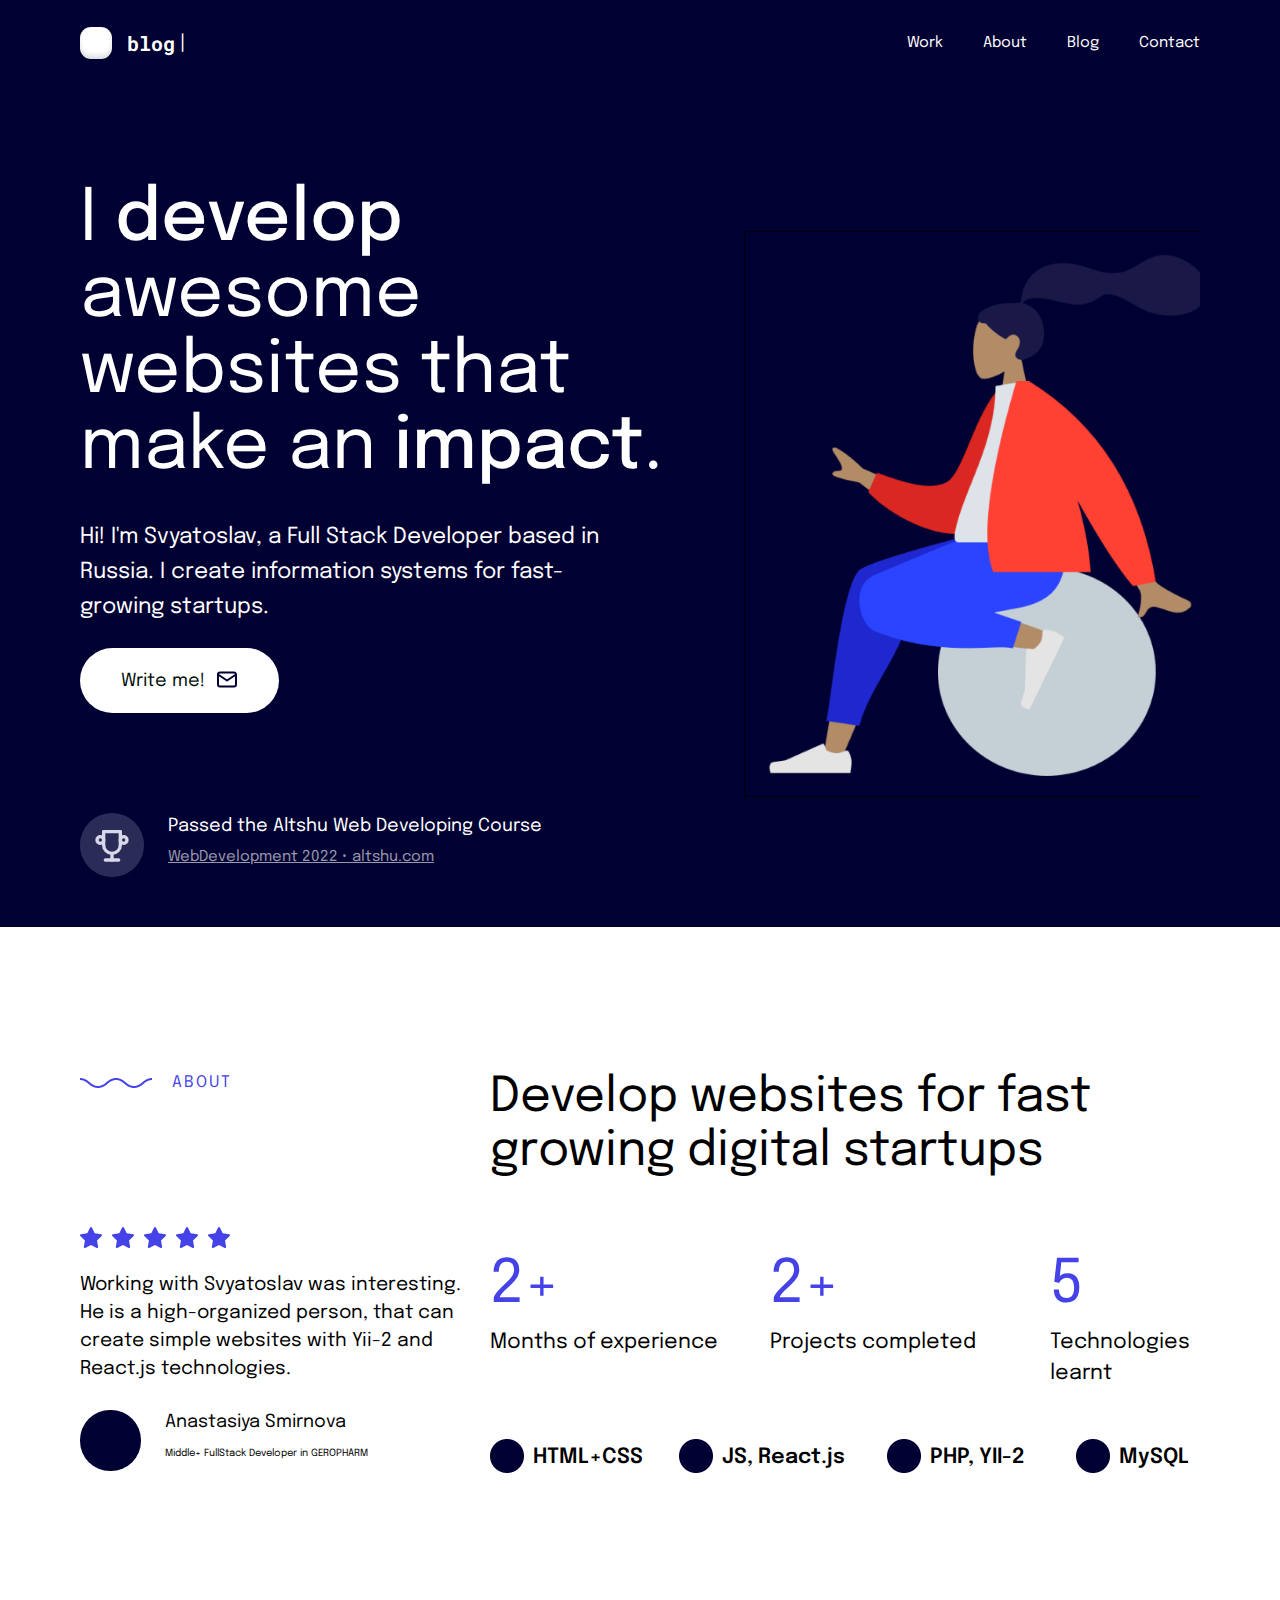
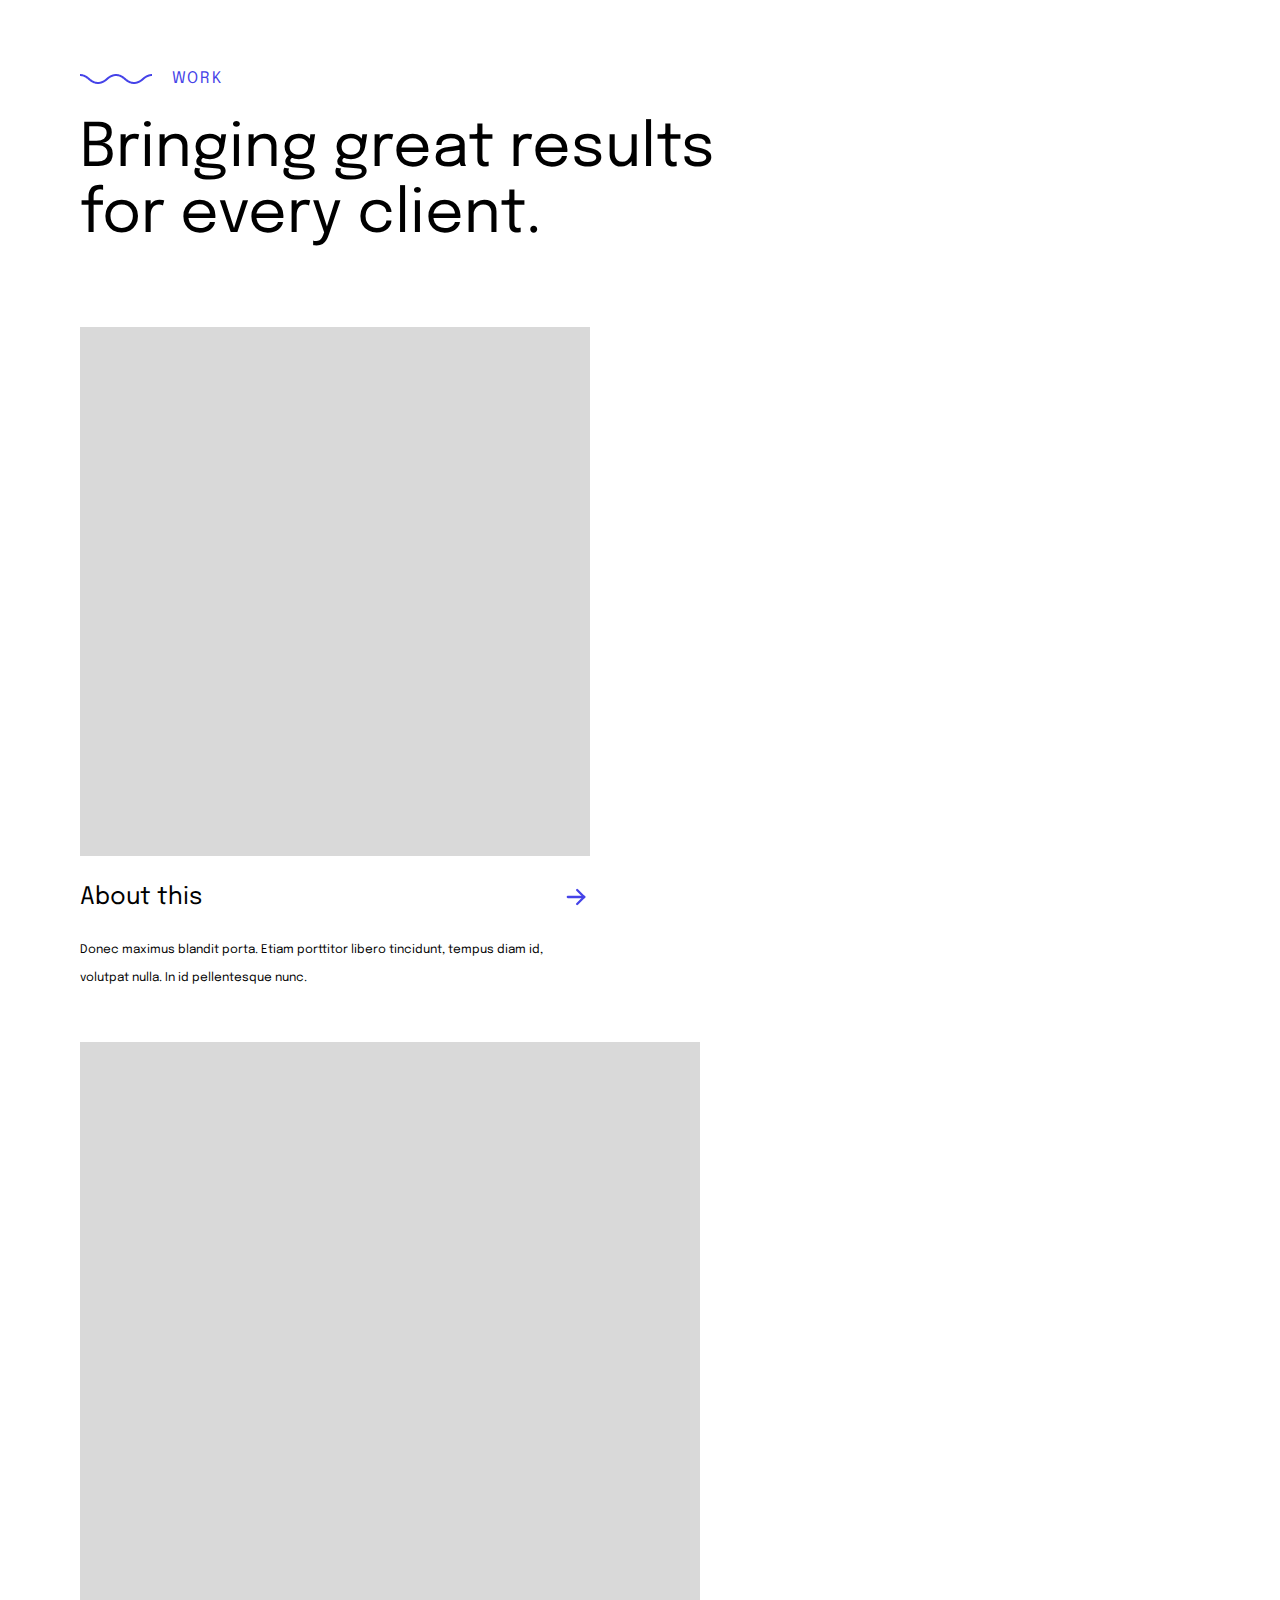
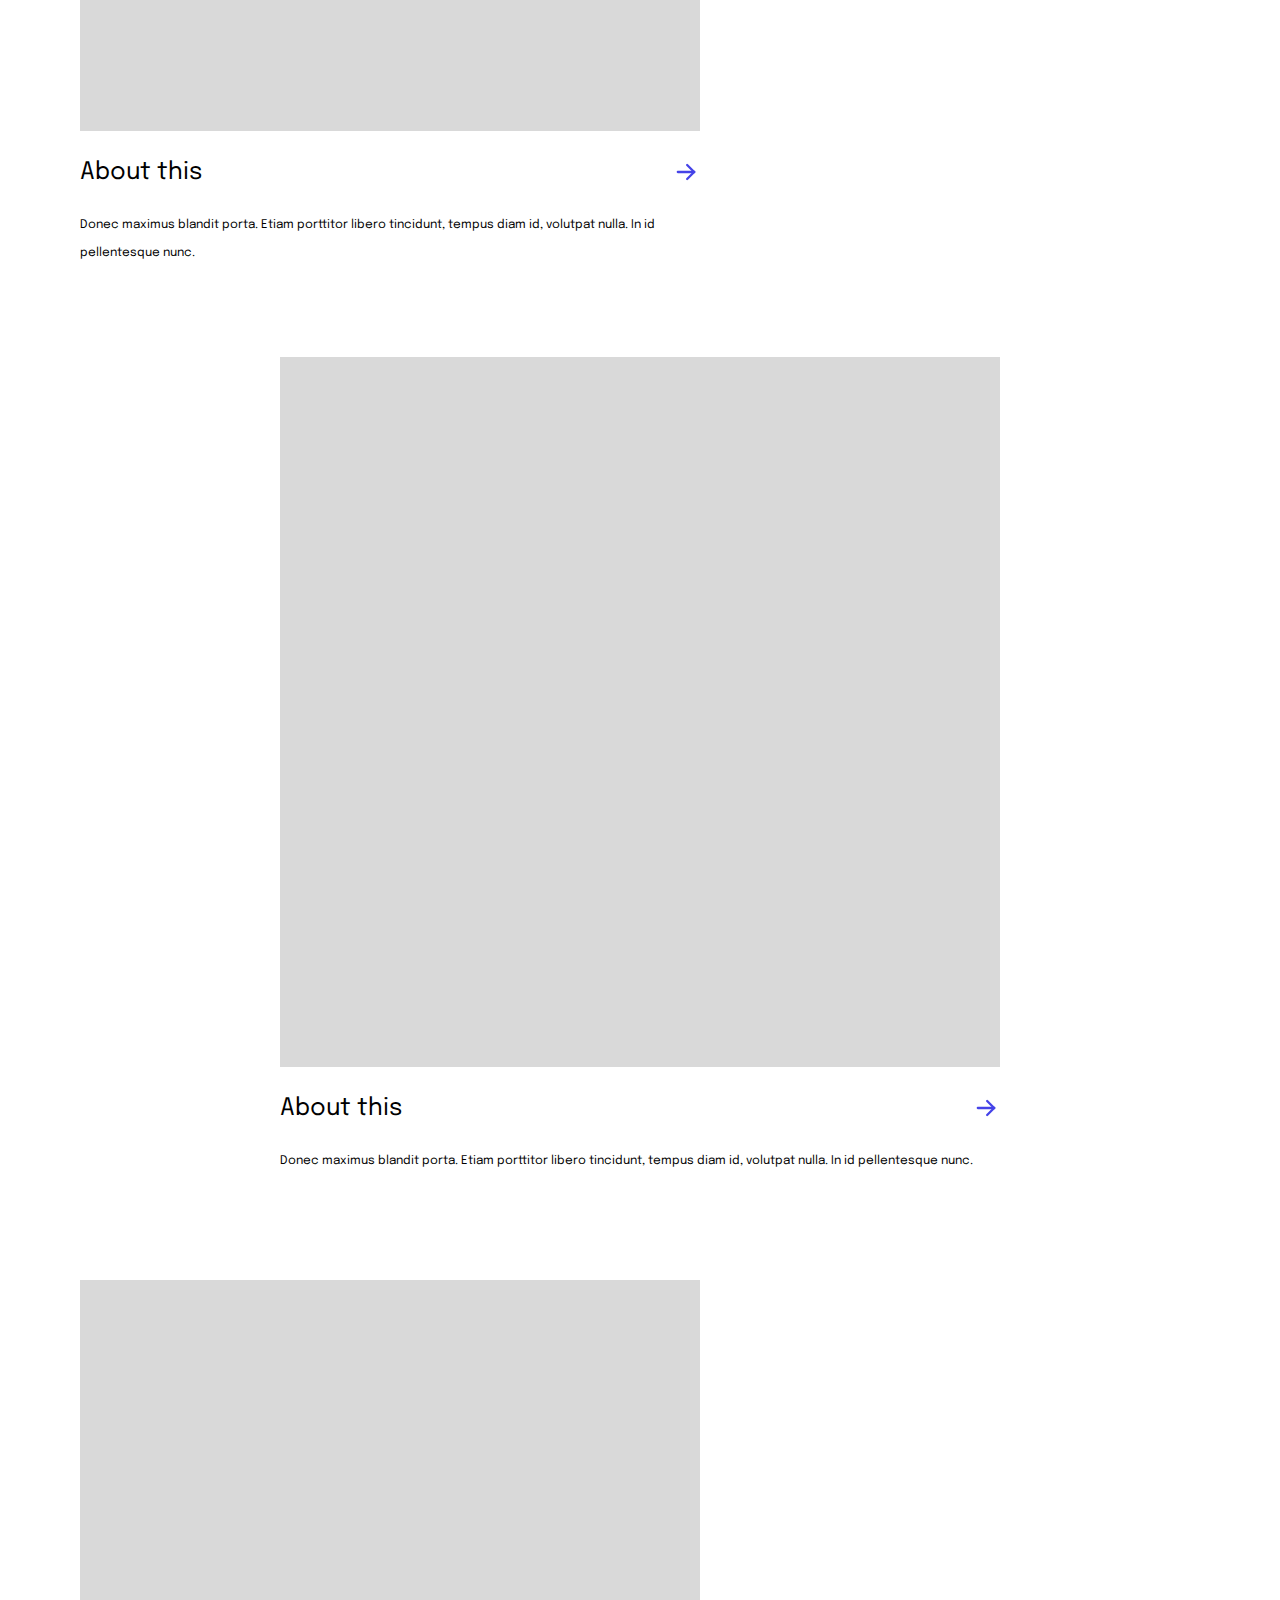
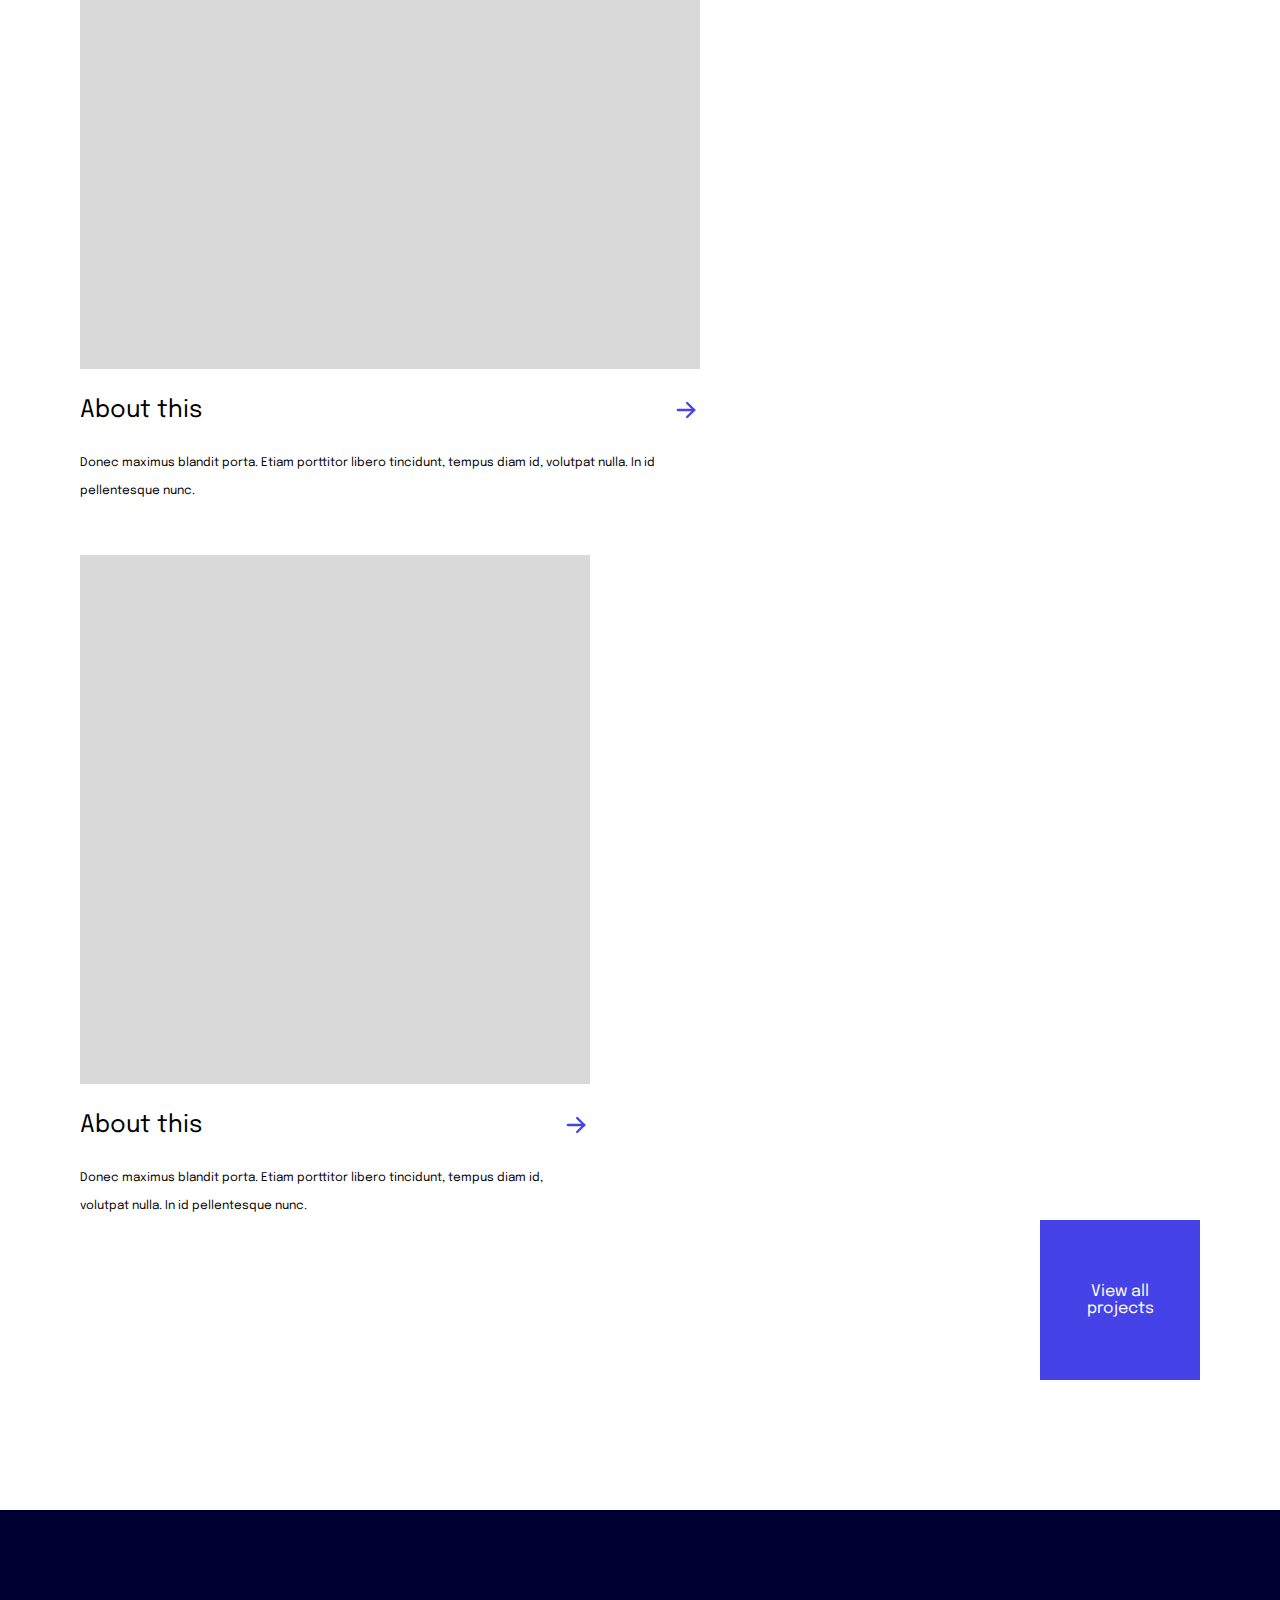
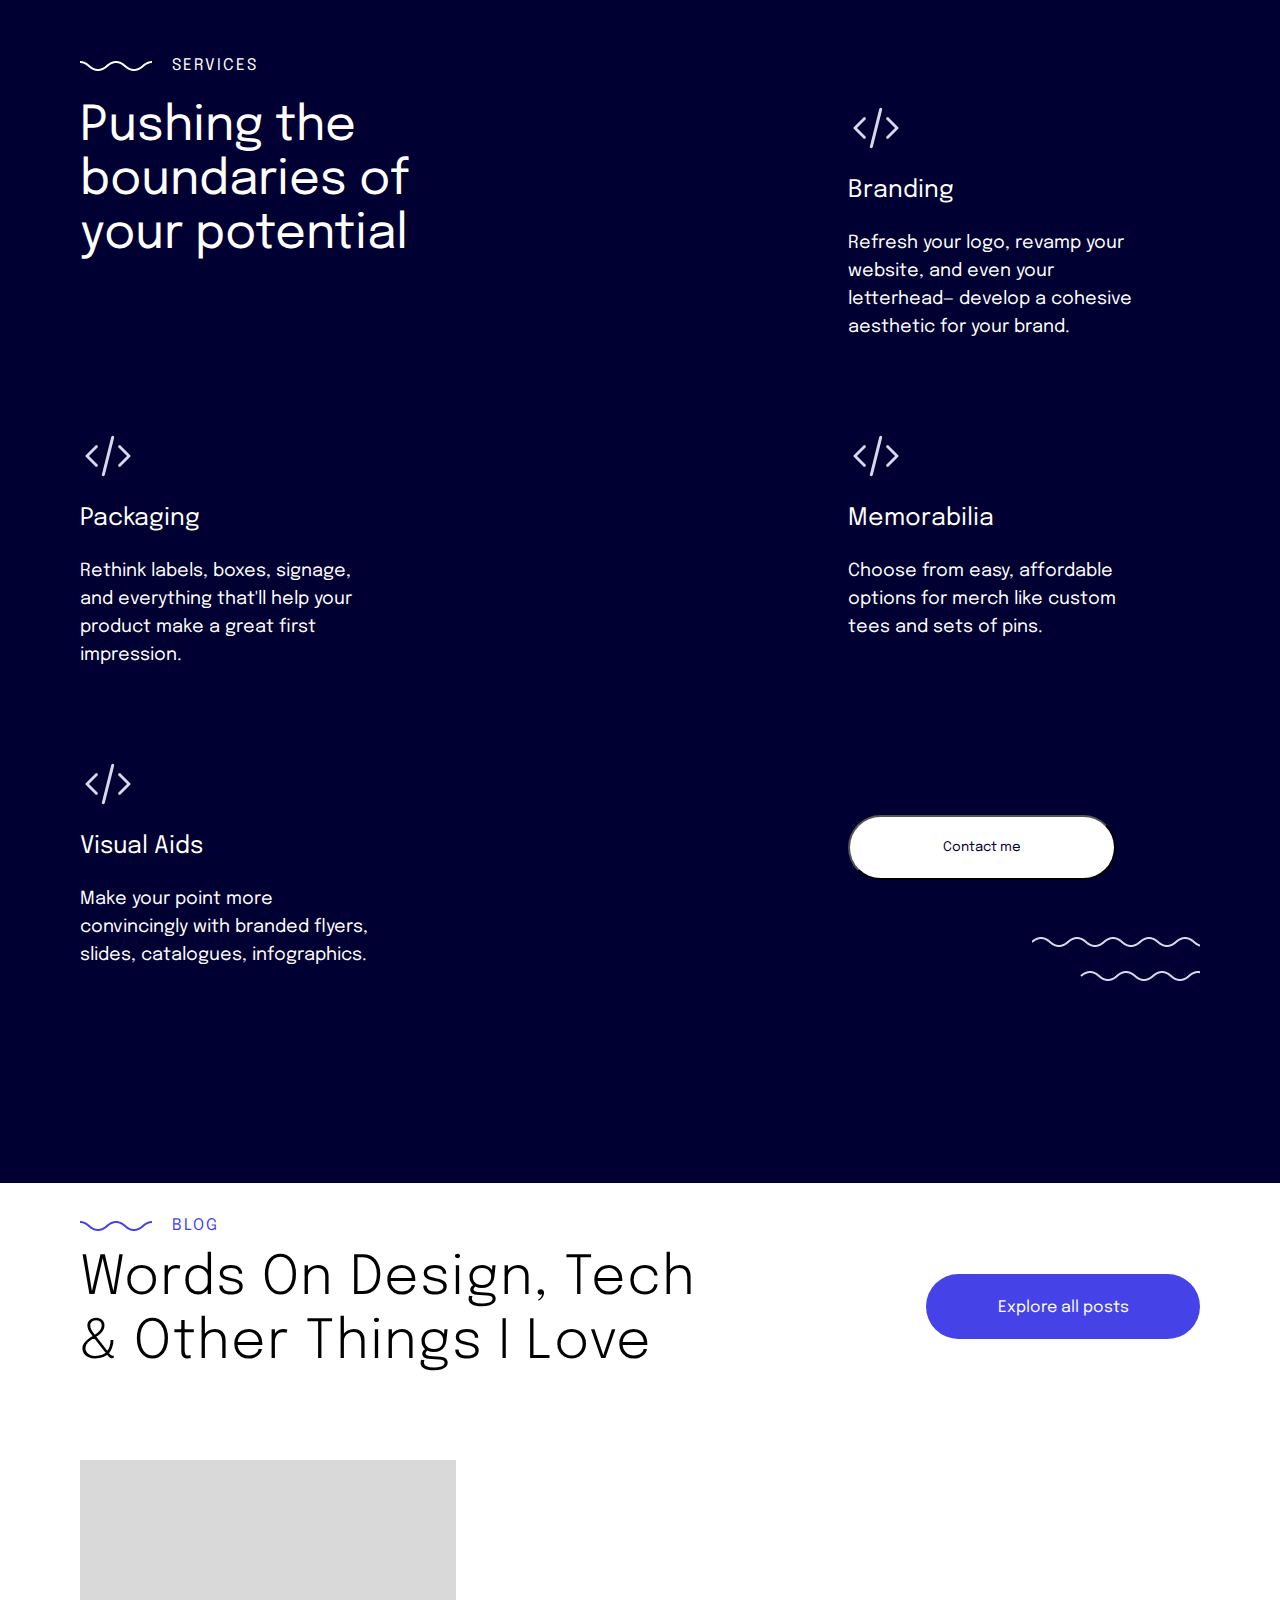
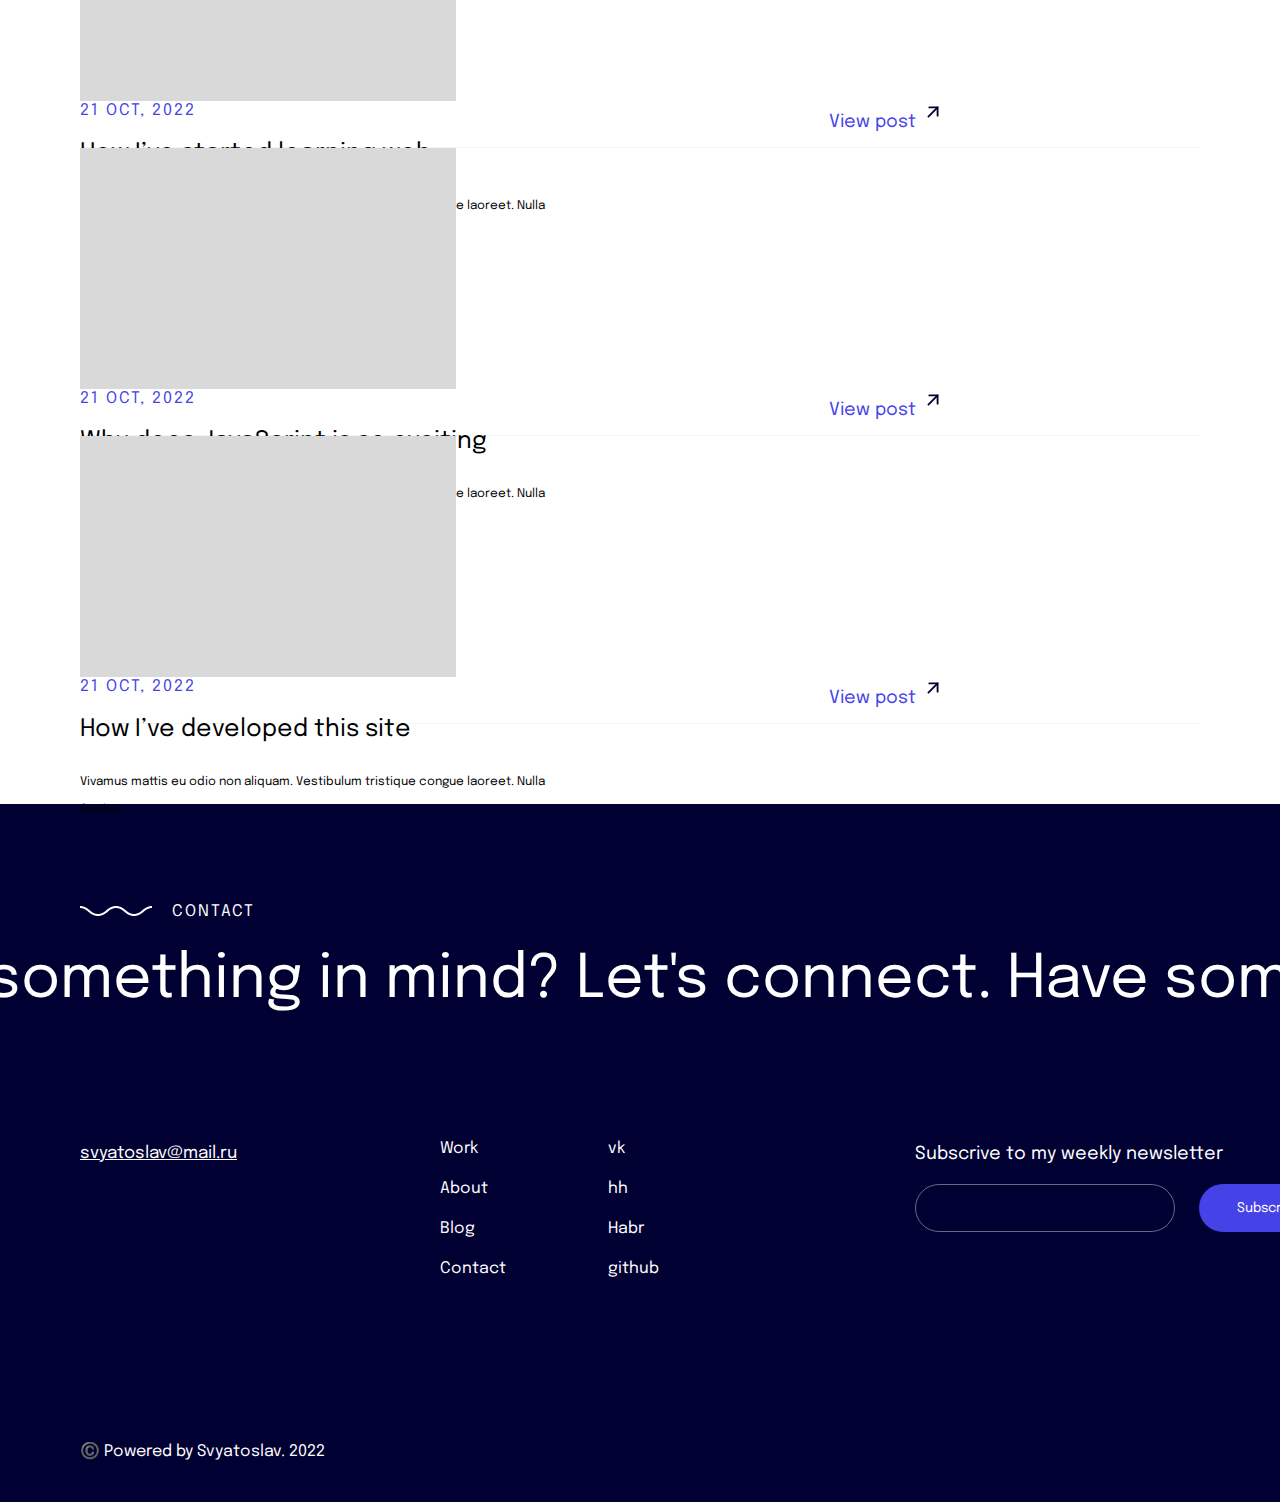
<file: index.html>
<!DOCTYPE html>
<html lang="en">
<head>
  <meta charset="UTF-8">
  <meta http-equiv="X-UA-Compatible" content="IE=edge">
  <meta author="cignoBianco">
  <meta name="viewport" content="width=device-width, initial-scale=1.0">
  <title>Altshu Project</title>
  <link rel="preconnect" href="https://fonts.googleapis.com"> 
  <link rel="preconnect" href="https://fonts.gstatic.com" crossorigin> 
  <link href="https://fonts.googleapis.com/css2?family=Epilogue:ital,wght@0,100;0,200;0,300;0,400;0,500;0,600;0,700;0,800;0,900;1,100;1,200;1,300;1,400;1,500;1,600;1,700;1,800;1,900&family=Roboto+Mono:ital,wght@0,100;0,200;0,300;0,400;0,500;0,600;0,700;1,100;1,200;1,300;1,400;1,500;1,600;1,700&display=swap" rel="stylesheet">
  <link rel="stylesheet" href="./assets/css/styles.css">
</head>
<body>
  <header>
    <div class="header">
      <a href="/" class="logo-wrapper">
      <div class="logo-wrapper__logo"></div>
        <p class="logo-wrapper__logo-text">
          blog
          <span class="logo-wrapper__logo-text_animated">|</span>
        </p>
      </a>
      <nav class="navigation-wrapper">
        <ul class="navigation-list">
          <li class="navigation-list__item">
            <a href="#work">Work</a>
          </li>
          <li class="navigation-list__item">
            <a href="#about">About</a>
          </li>
          <li class="navigation-list__item">
            <a href="#blog">Blog</a>
          </li>
          <li class="navigation-list__item">
            <a href="#contact">Contact</a>
          </li>
        </ul>
      </nav>
    </div>
  </header>
  <main>
    <section id="first-screen">
      <div class="first-screen-wrapper">
        <div>
          <article class="first-screen">
            <h1 class="title">I <span class="title__accent">develop</span> awesome websites that make an <span class="title__accent">impact</span>.</h1>
            <p class="first-screen__content">
              Hi! I'm Svyatoslav, a Full Stack Developer 
              based in Russia. I create information systems 
              for fast-growing startups.
            </p>
            <a href="mailto:smiana123@gmail.com" class="first-screen__mail-link button-link">
              Write me!
              <span class="button-link__logo"></span>
            </a>
          </article>
          <div class="first-screen-wrapper__achieve-section achieve-section">
            <div class="achieve-section__picture-wrapper">
              <img class="achieve-section__picture" src="./assets/images/achieve-picture.svg" alt="🏆">
            </div>
            <div class="achieve-section__content">
              <h5>Passed the Altshu Web Developing Course</h5>
              <p>WebDevelopment 2022 • <a href="https://altshu.com">altshu.com</a></p>
            </div>
          </div>
        </div>
        <div class="first-screen-wrapper__picture"></div>
      </div>
       </section>
    <section id="about">
      <div class="about">
        <div class="about__left-part">
          <div class="breadcrumb">
            <img class="breadcrumb__icon" src="./assets/images/breadcrumb.png" alt="~">
            <h3 class="breadcrumb__title">About</h3>
          </div>
          <div class="review">
            <div class="stars">
              <img src="./assets/images/star.svg" alt="⭐️" class="stars__star">
              <img src="./assets/images/star.svg" alt="⭐️" class="stars__star">
              <img src="./assets/images/star.svg" alt="⭐️" class="stars__star">
              <img src="./assets/images/star.svg" alt="⭐️" class="stars__star">
              <img src="./assets/images/star.svg" alt="⭐️" class="stars__star">
            </div>
            <p class="review__content">
              Working with Svyatoslav was interesting. He is a high-organized person, that can create simple websites with Yii-2 and React.js technologies.
            </p>
            <div class="reviewer">
              <div class="reviewer__avatar"></div>
              <div class="reviewer__data">
                <p class="reviewer__name">Anastasiya Smirnova</p>
                <p class="reviewer__position">Middle+ FullStack Developer in GEROPHARM</p>
              </div>
            </div>
          </div>
        </div>
        <article class="about-section">
          <h2 class="subtitle about-section__subtitle">Develop websites for fast growing digital startups</h2>
          <div class="achievements-grid">
            <div class="achievements-grid__item">
              <p class="achievements-grid__item-number">2+</p>
              <p class="achievements-grid__item-content">Months of experience</p>
            </div>
            <div class="achievements-grid__item">
              <p class="achievements-grid__item-number">2+</p>
              <p class="achievements-grid__item-content">Projects completed</p>
            </div>
            <div class="achievements-grid__item">
              <p class="achievements-grid__item-number">5</p>
              <p class="achievements-grid__item-content">Technologies learnt</p>
            </div>
          </div>
          <div class="technologies-list">
            <div class="technologies-list__item-wrapper">
              <img src="./assets/images/html.png" alt="html" class="technologies-list__item-logo">
              <p class="technologies-list__item-title">HTML+CSS</p>
            </div>
            <div class="technologies-list__item-wrapper">
              <img src="./assets/images/html.png" alt="js" class="technologies-list__item-logo">
              <p class="technologies-list__item-title">JS, React.js</p>
            </div>
            <div class="technologies-list__item-wrapper">
              <img src="./assets/images/html.png" alt="php" class="technologies-list__item-logo">
              <p class="technologies-list__item-title">PHP, YII-2</p>
            </div>
            <div class="technologies-list__item-wrapper">
              <img src="./assets/images/html.png" alt="mysql" class="technologies-list__item-logo">
              <p class="technologies-list__item-title">MySQL</p>
            </div>
          </div>
        </article>
      </div>
    </section>
    <section id="work">
      <div class="work">
        <div class="breadcrumb">
          <img class="breadcrumb__icon" src="./assets/images/breadcrumb.png" alt="~">
          <h3 class="breadcrumb__title">Work</h3>
        </div>
        <h2 class="subtitle">Bringing great results for every client.</h2>
        <div class="articles">
          <article class="work-article">
            <img src="./assets/images/article-images.png" alt="article image" class="work-article__picture"></img>
            <div class="work-article__content-group">
              <h4 class="work-article__title">About this</h4>
              <a href="/" class="work-article__link"></a>
            </div>
            <p class="work-article__content">Donec maximus blandit porta. Etiam porttitor libero tincidunt, tempus diam id, volutpat nulla. In id pellentesque nunc.</p>
          </article>
          <article class="work-article">
            <img src="./assets/images/article-images.png" alt="article image" class="work-article__picture"></img>
            <div class="work-article__content-group">
              <h4 class="work-article__title">About this</h4>
              <a href="/" class="work-article__link"></a>
            </div>
            <p class="work-article__content">Donec maximus blandit porta. Etiam porttitor libero tincidunt, tempus diam id, volutpat nulla. In id pellentesque nunc.</p>
          </article>
          <article class="work-article">
            <img src="./assets/images/article-images.png" alt="article image" class="work-article__picture"></img>
            <div class="work-article__content-group">
              <h4 class="work-article__title">About this</h4>
              <a href="/" class="work-article__link"></a>
            </div>
            <p class="work-article__content">Donec maximus blandit porta. Etiam porttitor libero tincidunt, tempus diam id, volutpat nulla. In id pellentesque nunc.</p>
          </article>
          <article class="work-article">
            <img src="./assets/images/article-images.png" alt="article image" class="work-article__picture"></img>
            <div class="work-article__content-group">
              <h4 class="work-article__title">About this</h4>
              <a href="/" class="work-article__link"></a>
            </div>
            <p class="work-article__content">Donec maximus blandit porta. Etiam porttitor libero tincidunt, tempus diam id, volutpat nulla. In id pellentesque nunc.</p>
          </article>
          <article class="work-article">
            <img src="./assets/images/article-images.png" alt="article image" class="work-article__picture"></img>
            <div class="work-article__content-group">
              <h4 class="work-article__title">About this</h4>
              <a href="/" class="work-article__link"></a>
            </div>
            <p class="work-article__content">Donec maximus blandit porta. Etiam porttitor libero tincidunt, tempus diam id, volutpat nulla. In id pellentesque nunc.</p>
          </article>
        </div>
        <a href="" class="work__link-button">View all projects</a>
      </div>
    </section>
    <section id="services">
      <div class="services-wrapper">
        <div class="breadcrumb">
          <img class="breadcrumb__icon" src="./assets/images/breadcrumb.png" alt="~">
          <h3 class="breadcrumb__title">Services</h3>
        </div>
        <div class="services">
          <h2 class="subtitle">Pushing the boundaries of your potential</h2>
          <article class="services__item">
            <img src="./assets/images/services-icon.png" alt="" class="services__item-icon">
            <h4 class="services__item-title">Branding</h4>
            <p class="services__item-content">Refresh your logo, revamp your website, and even your letterhead— develop a cohesive aesthetic for your brand.</p>
          </article>
          <article class="services__item">
            <img src="./assets/images/services-icon.png" alt="" class="services__item-icon">
            <h4 class="services__item-title">Packaging</h4>
            <p class="services__item-content">Rethink labels, boxes, signage, and everything that'll help your product make a great first impression.</p>
          </article>
          <article class="services__item">
            <img src="./assets/images/services-icon.png" alt="" class="services__item-icon">
            <h4 class="services__item-title">Memorabilia</h4>
            <p class="services__item-content">Choose from easy, affordable options for merch like custom tees and sets of pins.</p>
          </article>
          <article class="services__item">
            <img src="./assets/images/services-icon.png" alt="" class="services__item-icon">
            <h4 class="services__item-title">Visual Aids</h4>
            <p class="services__item-content">Make your point more convincingly with branded flyers, slides, catalogues, infographics.</p>
          </article>
          <div class="button-section">
            <button class="button-section__button">Contact me</button>
            <div class="button-section__waves"></div>
          </div>
        </div>
      </div>
    </section>
    <section id="blog">
      <div class="blog-screen">
        <div class="breadcrumb">
          <img class="breadcrumb__icon" src="./assets/images/breadcrumb.png" alt="~">
          <h3 class="breadcrumb__title">Blog</h3>
        </div>
        <div class="flex-row">
          <h2 class="subtitle blog-subtitle">Words On Design, Tech & Other Things I Love</h2>
          <a href="/posts" class="blog-screen__link button-link">
            Explore all posts
            <span class="button-link__logo-arrow"></span>
          </a>
        </div>
        <article class="news-article">
          <img src="./assets/images/news.png" alt="article picture" class="news-article__picture">
          <div class="news-article__item-data">
            <p class="news-article__date">21 OCT, 2022</p>
            <h5 class="news-article__title">How I’ve started learning web</h5>
            <p class="news-article__content">Vivamus mattis eu odio non aliquam. Vestibulum tristique congue laoreet. Nulla facilisi.</p>
          </div>
          <a href="/posts/1" class="news-article__link">View post <span class="news-article__link-arrow"></span></a>
        </article>
        <article class="news-article">
          <img src="./assets/images/news.png" alt="article picture" class="news-article__picture">
          <div class="news-article__item-data">
            <p class="news-article__date">21 OCT, 2022</p>
            <h5 class="news-article__title">Why does JavaScript is so exciting</h5>
            <p class="news-article__content">Vivamus mattis eu odio non aliquam. Vestibulum tristique congue laoreet. Nulla facilisi.</p>
          </div>
          <a href="/posts/1" class="news-article__link">View post <span class="news-article__link-arrow"></span></a>
        </article>
        <article class="news-article">
          <img src="./assets/images/news.png" alt="article picture" class="news-article__picture">
          <div class="news-article__item-data">
            <p class="news-article__date">21 OCT, 2022</p>
            <h5 class="news-article__title">How I’ve developed this site</h5>
            <p class="news-article__content">Vivamus mattis eu odio non aliquam. Vestibulum tristique congue laoreet. Nulla facilisi.</p>
          </div>
          <a href="/posts/1" class="news-article__link">View post <span class="news-article__link-arrow"></span></a>
        </article>
      </div>
    </section>
    <section class="preview-section-hidden">
      <article></article>
    </section>
    <section id="contact">
      <div class="contact">
        <div class="breadcrumb">
          <img class="breadcrumb__icon" src="./assets/images/breadcrumb.png" alt="~">
          <h3 class="breadcrumb__title">contact</h3>
        </div>
        <div class="running-string">
          <p class="running-string__content">
            Have something in mind? Let's connect. Have something in mind? Let's connect. Have something in mind? Let's connect.
          </p>
        </div>
      </div>
    </section>
  </main>
  <footer>
    <div class="footer">
      <a href="mailto: svyatoslav@mail.ru" class="footer__mail">svyatoslav@mail.ru</a>
      <ul class="footer__navigation">
        <li class="footer__navigation-item">
          <a href="#work">Work</a>
        </li>
        <li class="footer__navigation-item">
          <a href="vk.com">vk</a>
        </li>
        <li class="footer__navigation-item">
          <a href="#about">About</a>
        </li>
        <li class="footer__navigation-item">
          <a href="hh.ru">hh</a>
        </li>
        <li class="footer__navigation-item">
          <a href="#blog">Blog</a>
        </li>
        <li class="footer__navigation-item">
          <a href="habr.com">Habr</a>
        </li>
        <li class="footer__navigation-item">
          <a href="#contact">Contact</a>
        </li>
        <li class="footer__navigation-item">
          <a href="github.com">github</a>
        </li>
      </ul>
      <div class="subscibtion">
        <p class="subscibtion__text">Subscrive to my weekly newsletter</p>
        <div class="subscibtion__input-group">
          <input type="text" class="subscibtion__input">
          <button class="subscibtion__button">Subscribe</button>
        </div>
      </div>
      <div class="cb">
        <p class="cb__text">
          ©️ Powered by Svyatoslav. 2022
        </p>
      </div>
    </div>
  </footer>
  <script src="./assets/scripts/scripts.js"></script>
</body>
</html>
</file>
<file: assets/css/styles.css>
:root {
    --dark-blue-color: #010032;
    --blue-color: #4543E8;
    --black-color: #04100B;
    --black-color-80: #04100B80;
    --black-color-60: #04100B60;
    --black-color-40: #04100B40;
    --black-color-20: #04100B20;
    --light-grey-color: #F5F5F5;
    --white-color: #FBFBFB;
}

* {
    padding: 0;
    margin: 0;
    box-sizing: border-box;
    font-family: 'Epilogue';
    user-select: none;
    font-style: normal;
    font-weight: normal;
}

body {
    overflow-x: hidden;
}

p, h1, h2, h3, h4, h5, h6 {
    margin: 0;
    padding: 0;
}

header {
    padding: 14px 80px 10px;
    background-color: var(--dark-blue-color);
    width: -webkit-fill-available;
}

.header {
    padding: 13px 0;
    max-width: 1280px;
    margin: 0 auto;
    display: flex;
    flex-direction: row;
    flex-wrap: nowrap;
    justify-content: space-between;
    align-items: center;
}

.logo-wrapper {
    width: max-content;
    display: flex;
    text-decoration: none;
}

.logo-wrapper__logo {
    width: 32px;
    height: 32px;
    background: #FFFFFF;
    mix-blend-mode: normal;
    box-shadow: inset 0px -4px 4px var(--black-color-20);
    border-radius: 11px;
    margin-right: 15px;
}

.logo-wrapper__logo-text {
    font-family: 'Roboto Mono';
    font-style: normal;
    font-weight: 700;
    font-size: 20px;
    display: flex;
    align-items: center;
    color: #FFFFFF;
}

.logo-wrapper__logo-text_animated {
    margin-left: 5px;
    animation-name: blink;
    animation-timing-function: linear;
    animation-duration: 1s;
    animation-iteration-count: infinite;
}

@keyframes blink {
    50% {
      opacity: 0;
    }
}

.navigation-wrapper {
    height: 100%;
    display: flex;
    align-items: center;
}

.navigation-list {
    display: flex;
    flex-direction: row;
    justify-content: flex-end;
    align-items: center;
    list-style: none;
}

.navigation-list__item {
    margin-left: 40px;
    font-weight: 400;
    font-size: 15px;
}

.navigation-list__item a {
    text-decoration: none;
    color: #FFFFFF;
}

.navigation-list__item a:hover {
    text-decoration: underline;
}

#first-screen {
    padding: 100px 80px 0;
    background-color: var(--dark-blue-color);
    width: -webkit-fill-available;
}

.first-screen-wrapper {
    max-width: 1280px;
    margin: 0 auto;
    display: flex;
    flex-wrap: nowrap;
    flex-direction: row;
}

.first-screen {
    max-width: 690px;
}

.title {
    font-weight: 400;
    font-size: 72px;
    line-height: 76px;
    color: #FFFFFF;
    margin-bottom: 34px;
}

.title__accent {
    font-weight: 500;
}

.first-screen__content {
    max-width: 545px;
    font-weight: 400;
    font-size: 22px;
    line-height: 35px;
    color: #FFFFFF;
    margin-bottom: 23px;
}

.button-link {
    padding: 20px 35px 19px;
    border: none;
    border-radius: 40px;
    display: flex;
    flex-direction: row;
    flex-wrap: nowrap;
    justify-content: center;
    align-items: center;
    text-decoration: none;
}

.first-screen__mail-link {
    background: #FFFFFF;
    width: 199px;
    height: 65px;
    color: var(--black-color);
    margin-bottom: 100px;
    text-decoration: none;
    font-size: 18px;
    line-height: 25px;
    text-align: center;
}

.first-screen__mail-link:hover {
    background: #ffffffda;
}

.button-link__logo {
    background: url("../images/letter-logo.svg");
    width: 24px;
    height: 28px;
    background-repeat: no-repeat;
    margin-left: 10px;
}

.achieve-section.first-screen-wrapper__achieve-section {
    max-width: 620px;
    height: 64px;
    display: flex;
    flex-direction: row;
    flex-wrap: nowrap;
    justify-content: flex-start;
    align-items: center;
    margin-bottom: 50px;
}

.achieve-section__picture-wrapper {
    width: 64px;
    height: 64px;
    margin-right: 24px;
}

/* .achieve-section__picture {} */

.achieve-section__content {
    max-width: 400px;
    height: 100%;
}

.achieve-section__content h5 {
    font-size: 18px;
    line-height: 26px;
    color: #FFFFFF;
    margin-bottom: 7px;
}

.achieve-section__content p {
    font-size: 15px;
    line-height: 22px;
    text-decoration-line: underline;
    color: rgba(255, 255, 255, 0.6);
}

.achieve-section__content p a {
    text-decoration: none;
    color: rgba(255, 255, 255, 0.6);
}

.first-screen-wrapper__picture {
    width: 590px;
    height: 665px;
    background: url("../images/first-screen-image.png");
    background-size: contain;
    background-repeat: no-repeat;
    background-position-y: 49px;
    background-position-x: 60px;
}

.breadcrumb {
    max-width: 400px;
    display: flex;
    flex-direction: row;
    justify-content: flex-start;
    align-items: center;
    flex-wrap: wrap;
}

.breadcrumb__icon {
    margin-right: 20px;
}

.breadcrumb__title {
    font-style: normal;
    font-weight: 400;
    font-size: 16px;
    line-height: 24px;
    letter-spacing: 2px;
    text-transform: uppercase;
    color: var(--blue-color);
}

#about {
    padding: 144px 80px 180px;
    width: -webkit-fill-available;
}

.about {
    max-width: 1280px;
    min-height: 400px;
    align-items: space-between;
    margin: 0 auto;
    display: flex;
    flex-direction: row;
    justify-content: space-between;
    flex-wrap: wrap;
}

.about__left-part {
    height: 400px;
    display: flex;
    flex-direction: column;
    justify-content: space-between;
}

.review {
    max-width: 400px;
    width: 100%;
}

.stars {
    max-width: 150px;
    width: 100%;
    display: flex;
    justify-content: space-between;
    margin-bottom: 23px;
}

.stars__star {
    width: 22px;
    cursor: pointer;
}

.review__content {
    font-size: 19px;
    line-height: 28px;
    margin-bottom: 27px;
}

.reviewer {
    max-width: 310px;
    width: 100%;
    display: flex;
    flex-direction: row;
    flex-wrap: nowrap;
}

.reviewer__avatar {
    width: 61px;
    height: 61px;
    background: var(--dark-blue-color);
    margin-right: 24px;
    border: none;
    border-radius: 30px;
    cursor: pointer;
}

.reviewer__data {
    display: flex;
    flex-direction: column;
    align-items: space-between;
}

.reviewer__name {
    margin-bottom: 7px;
    font-size: 18px;
    line-height: 24px;
    width: max-content;
}

.reviewer__position {
    font-size: 10px;
    line-height: 24px;
}

.about-section {
    max-width: 710px;
    width: 100%;
}

.subtitle {
    font-size: 48px;
    line-height: 54px;
}

.about-section__subtitle {
    margin-bottom: 74px;
}

.achievements-grid {
    display: grid;
    grid-template-columns: 230px 230px auto;
    grid-gap: 50px;
    margin-bottom: 50px;
}

/* .achievements-grid__item {} */

.achievements-grid__item-number {
    color: var(--blue-color);
    font-size: 60px;
    line-height: 66px;
    margin-bottom: 8px;
}

.achievements-grid__item-content {
    font-size: 21px;
    line-height: 31px;
    max-width: 231px;
    width: 100%;
}

.technologies-list {
    display: grid;
    grid-template-columns: 156px 175px 156px 156px;
    grid-gap: 33px;
}

.technologies-list__item-wrapper {
    display: flex;
    flex-direction: row;
    flex-wrap: nowrap;
}

.technologies-list__item-logo {
    width: 34px;
    height: 34px;
    margin-right: 9px;
}

.technologies-list__item-title {
    font-weight: 600;
    font-size: 21px;
    line-height: 31px;
    align-self: end;
}

#work {
    padding: 14px 80px 10px;
    width: -webkit-fill-available;
}

.work {
    max-width: 1280px;
    margin: 0 auto;
}

.work .subtitle {
    font-size: 60px;
    line-height: 66px;
    margin-top: 26px;
    margin-bottom: 78px;
    max-width: 698px;
}

.articles {
    display: flex;
    flex-wrap: wrap;
    justify-content: space-between;
    grid-gap: 50px;
}

.work-article {
    display: flex;
    flex-direction: column;
}

.work-article:nth-of-type(1) {
    width: 510px;
    height: 665px;
}

.work-article:nth-of-type(2) {
    width: 620px;
    height: 825px;
    margin-bottom: 40px;
}

.work-article:nth-of-type(3) {
    width: 720px;
    /* height: 720px; */
    margin: 0 auto;
    margin-bottom: 55px;
}

.work-article:nth-of-type(4) {
    width: 620px;
    height: 825px;
}

.work-article:nth-of-type(5) {
    width: 510px;
    height: 665px;
}

.work-article__picture {
    background: var(--black-color-40);
    width: 100%;
    height: -webkit-fill-available;
    margin-bottom: 27px;
}

.work-article__content-group {
    display: flex;
    flex-direction: row;
    flex-wrap: nowrap;
    justify-content: space-between;
    width: -webkit-fill-available;
}

.work-article__title {
    font-size: 24px;
    line-height: 30px;
    margin-bottom: 23px;
    width: 400px;
}

.work-article__link {
    width: 28px;
    height: 28px;
    background: url(../images/link-arrow.svg);
    background-repeat: no-repeat;
    background-size: cover;
    background-position: center;
}

.work-article__content {
    font-size: 12px;
    line-height: 28px;
}

.work__link-button {
    padding: 56px 40px;
    height: 160px;
    width: 160px;
    display: flex;
    justify-content: center;
    align-items: center;
    background: var(--blue-color);
    color: #FFFFFF;
    text-decoration: none;
    text-align: center;
    margin-left: auto;
    margin-bottom: 120px;
}

.work__link-button:hover {
    text-decoration: underline;
}

#services {
    padding: 144px 80px;
    background-color: var(--dark-blue-color);
    width: -webkit-fill-available;
}

.services-wrapper {
    max-width: 1280px;
    margin: 0 auto;
}

.services-wrapper .breadcrumb {
    margin-bottom: 22px;
    color: #FFFFFF;
}

.services-wrapper .breadcrumb__icon {
    filter: brightness(6);
}

.services-wrapper .breadcrumb h3 {
    color: #FFFFFF;
}

.services {
    display: flex;
    flex-wrap: wrap;
    justify-content: space-between;
    grid-gap: 45px;
}

.services .subtitle {
    font-size: 48px;
    line-height: 54px;
    color: #FFFFFF;
    max-width: 352px;
    /* margin-right: 160px; */
}

.services__item {
    height: 283px;
    width: 352px;
}

.services__item-icon {
    width: 56px;
    height: 56px;
    display: block;
    margin-bottom: 20px;
}

.services__item-title {
    font-size: 24px;
    line-height: 30px;
    margin-bottom: 23px;
    color: #FFFFFF;
}

.services__item-content {
    font-size: 18px;
    line-height: 28px;
    max-width: 289px;
    color: #FFFFFF;
}

.button-section {
    width: 352px;
    height: 166px;
    display: flex;
    flex-direction: column;
    justify-content: space-between;
    align-self: center;
}

.button-section__button {
    width: 268px;
    height: 65px;
    background-color: #FFFFFF;
    border-radius: 40px;
    display: flex;
    justify-content: center;
    align-items: center;
    color: var(--dark-blue-color);
    cursor: pointer;
}

.button-section__button:hover {
    background-color: #FFFFFFda;
}

.button-section__waves {
    height: 44px;
    width: 168px;
    background: url(../images/waves.png);
    background-size: cover;
    margin-left: auto;
}

#blog {
    padding: 31px 80px 80px;
    width: -webkit-fill-available;
}

.blog-screen {
    max-width: 1280px;
    margin: 0 auto;
}

.flex-row {
    display: flex;
    flex-direction: row;
    justify-content: space-between;
    align-items: center;
    margin-bottom: 85px;
}

.subtitle.blog-subtitle {
    font-weight: 300;
    font-size: 54px;
    line-height: 64px;
    letter-spacing: 1.2px;
    margin-top: 9px;
    max-width: 631px;
}

.blog-screen__link.button-link {
    color: #FFF;
    background-color: var(--blue-color);
    width: 274px;
    height: 65px;
}

.blog-screen__link.button-link:hover {
    text-decoration: underline;
}

/* .button-link__logo-arrow {TODO} */

.news-article {
    height: 288px;
    width: -webkit-fill-available;
    display: flex;
    flex-direction: row;
    flex-wrap: wrap;
    border-bottom: 1px solid var(--light-grey-color);
}

.news-article__picture {
    width: 376px;
    height: 241px;
    background-color: var(--black-color-40);
    margin-right: 40px;
}

.news-article__item-data {
    min-width: 749px;
}

.news-article__date {
    font-weight: 400;
    font-size: 16px;
    line-height: 19px;
    color: var(--blue-color);
    letter-spacing: 2px;
    text-transform: uppercase;
    margin-bottom: 19px;
}

.news-article__title {
    font-size: 24px;
    line-height: 30px;
    margin-bottom: 23px;
}

.news-article__content {
    max-width: 500px;
    font-size: 12px;
    line-height: 28px;
}

.news-article__link {
    font-size: 18px;
    line-height: 25px;
    color: var(--blue-color);
    cursor: pointer;
    text-decoration: none;
    display: flex;
    height: min-content;
    align-content: normal;
    align-items: baseline;
    width: 115px;
    justify-content: space-between;
}

.news-article__link:hover {
    text-decoration: underline;
}

.news-article__link-arrow {
    background: url(../images/article-link-icon.svg);
    background-repeat: no-repeat;
    background-size: contain;
    width: 22px;
    height: 26px;
    display: inline-block;
}

.preview-section-hidden {
    display: none;
}

#contact {
    height: 336px;
    padding: 96px 80px;
    background-color: var(--dark-blue-color);
    width: -webkit-fill-available;
}

.contact {
    max-width: 1280px;
    margin: 0 auto;
}

.contact .breadcrumb {
    align-items: baseline;
}

.contact .breadcrumb__icon {
    filter: brightness(6);
}

.contact .breadcrumb__title {
    color: #FFFFFF;
    margin-bottom: 24px;
}

.running-string__content {
    color: #FFFFFF;
    margin-left: -250px;
    font-size: 60px;
    line-height: 66px;
    width: max-content;
}

footer {
    padding: 0 80px 38px;
    background-color: var(--dark-blue-color);
    width: -webkit-fill-available;
}

.footer {
    max-width: 1280px;
    margin: 0 auto;
    display: grid;
    grid-template-columns: 220px 335px 460px;
    grid-gap: 140px;
    color: #FFFFFF;
}

.footer__mail {
    color: #FFFFFF;
    font-size: 17px;
    line-height: 28px;
}

.footer__navigation {
    height: 160px;
    display: grid;
    grid-template-columns: 1fr 1fr;
    justify-content: space-between;
    list-style: none;
}

.footer__navigation-item {
    width: 80px;
}

.footer__navigation-item a {
    color: #FFFFFF;
    text-decoration: none;
}

.footer__navigation-item a:hover {
    text-decoration: underline;
}

.subscibtion {
    display: flex;
    flex-direction: column;
    border-bottom: rgba(255, 255, 255, 0.2);
}

.subscibtion__text {
    color: #FFFFFF;
    font-size: 18px;
    line-height: 28px;
    margin-bottom: 16px;
}

/* .subscibtion__input-group {} */

.subscibtion__input {
    padding: 5px 15px;
    width: 260px;
    height: 38px;
    border: none;
    border-radius: 240px;
    margin-right: 20px;
    color: #FFFFFF;
    border: 1px solid #fff6;
    height: 48px;
    background: transparent;
}

.subscibtion__button {
    width: 140px;
    height: 48px;
    outline: none;
    border: none;
    border-radius: 24px;
    background: var(--blue-color);
    color: #FFFFFF;
}

.cb {
    width: max-content;
}

.cb__text {
    font-size: 16px;
    line-height: 24px;
}
</file>
